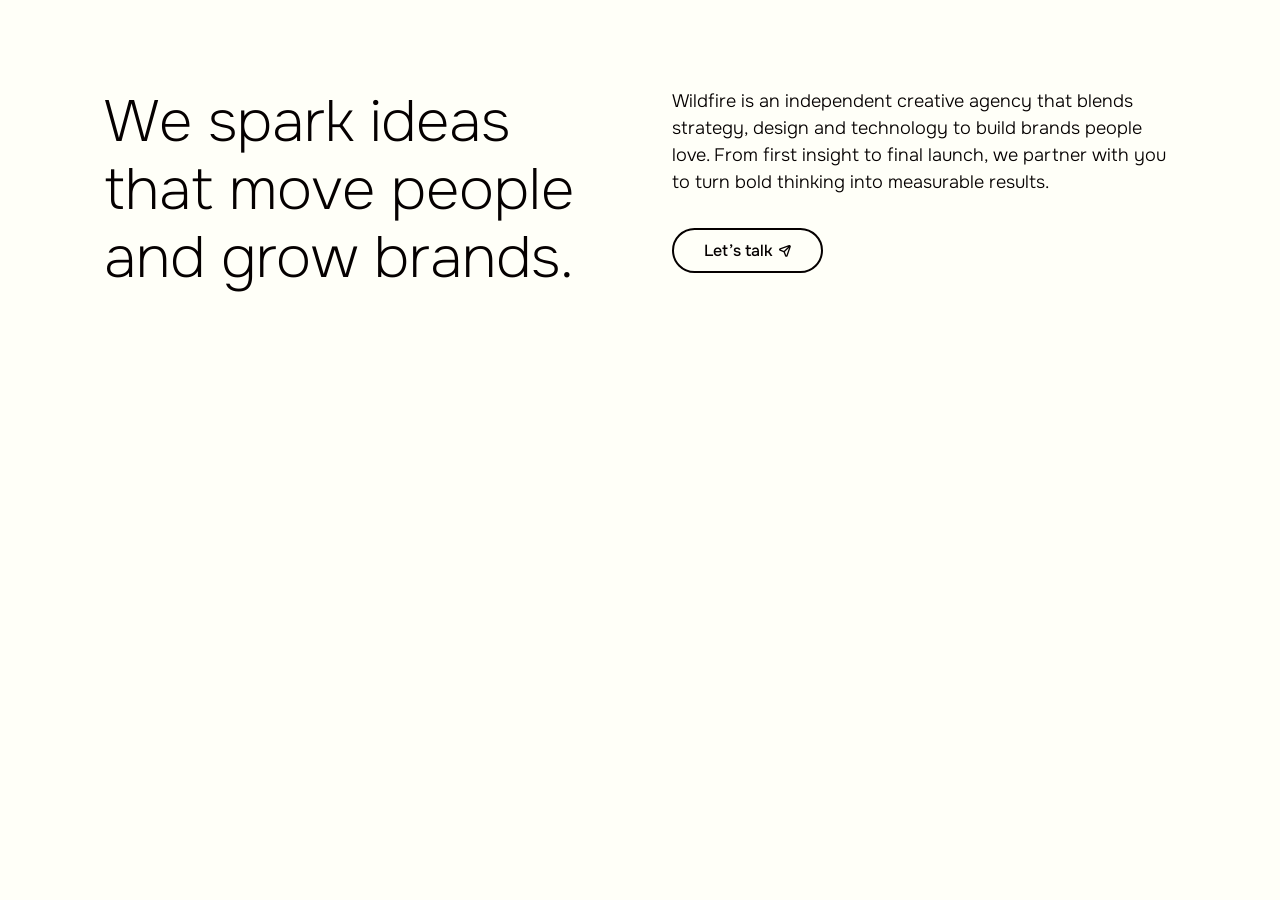
<file: index.html>
<!doctype html>
<html lang="en">
<head>
  <meta charset="utf-8">
  <meta name="viewport" content="width=device-width, initial-scale=1">
  <title>Wildfire — Homepage</title>
  <link rel="stylesheet" href="styles/tokens.css">
  <link rel="stylesheet" href="components/button/button.css">
  <link rel="stylesheet" href="components/homepage-intro/homepage-intro.css">
  <style>body { margin: 0; background: var(--surface-primary); }</style>
</head>
<body>
  <main>
    <section class="homepage-intro" aria-labelledby="homepage-intro-title">
      <div class="homepage-intro__inner">
        <h1 class="homepage-intro__headline" id="homepage-intro-title">
          We spark ideas that move people and grow brands.
        </h1>
        <div class="homepage-intro__copy">
          <p class="homepage-intro__body">
            Wildfire is an independent creative agency that blends strategy, design and
            technology to build brands people love. From first insight to final launch, we
            partner with you to turn bold thinking into measurable results.
          </p>
          <a class="wf-btn" href="/contact">
            Let’s talk
            <span class="wf-btn__icon" aria-hidden="true"></span>
          </a>
        </div>
      </div>
    </section>
  </main>
</body>
</html>
</file>
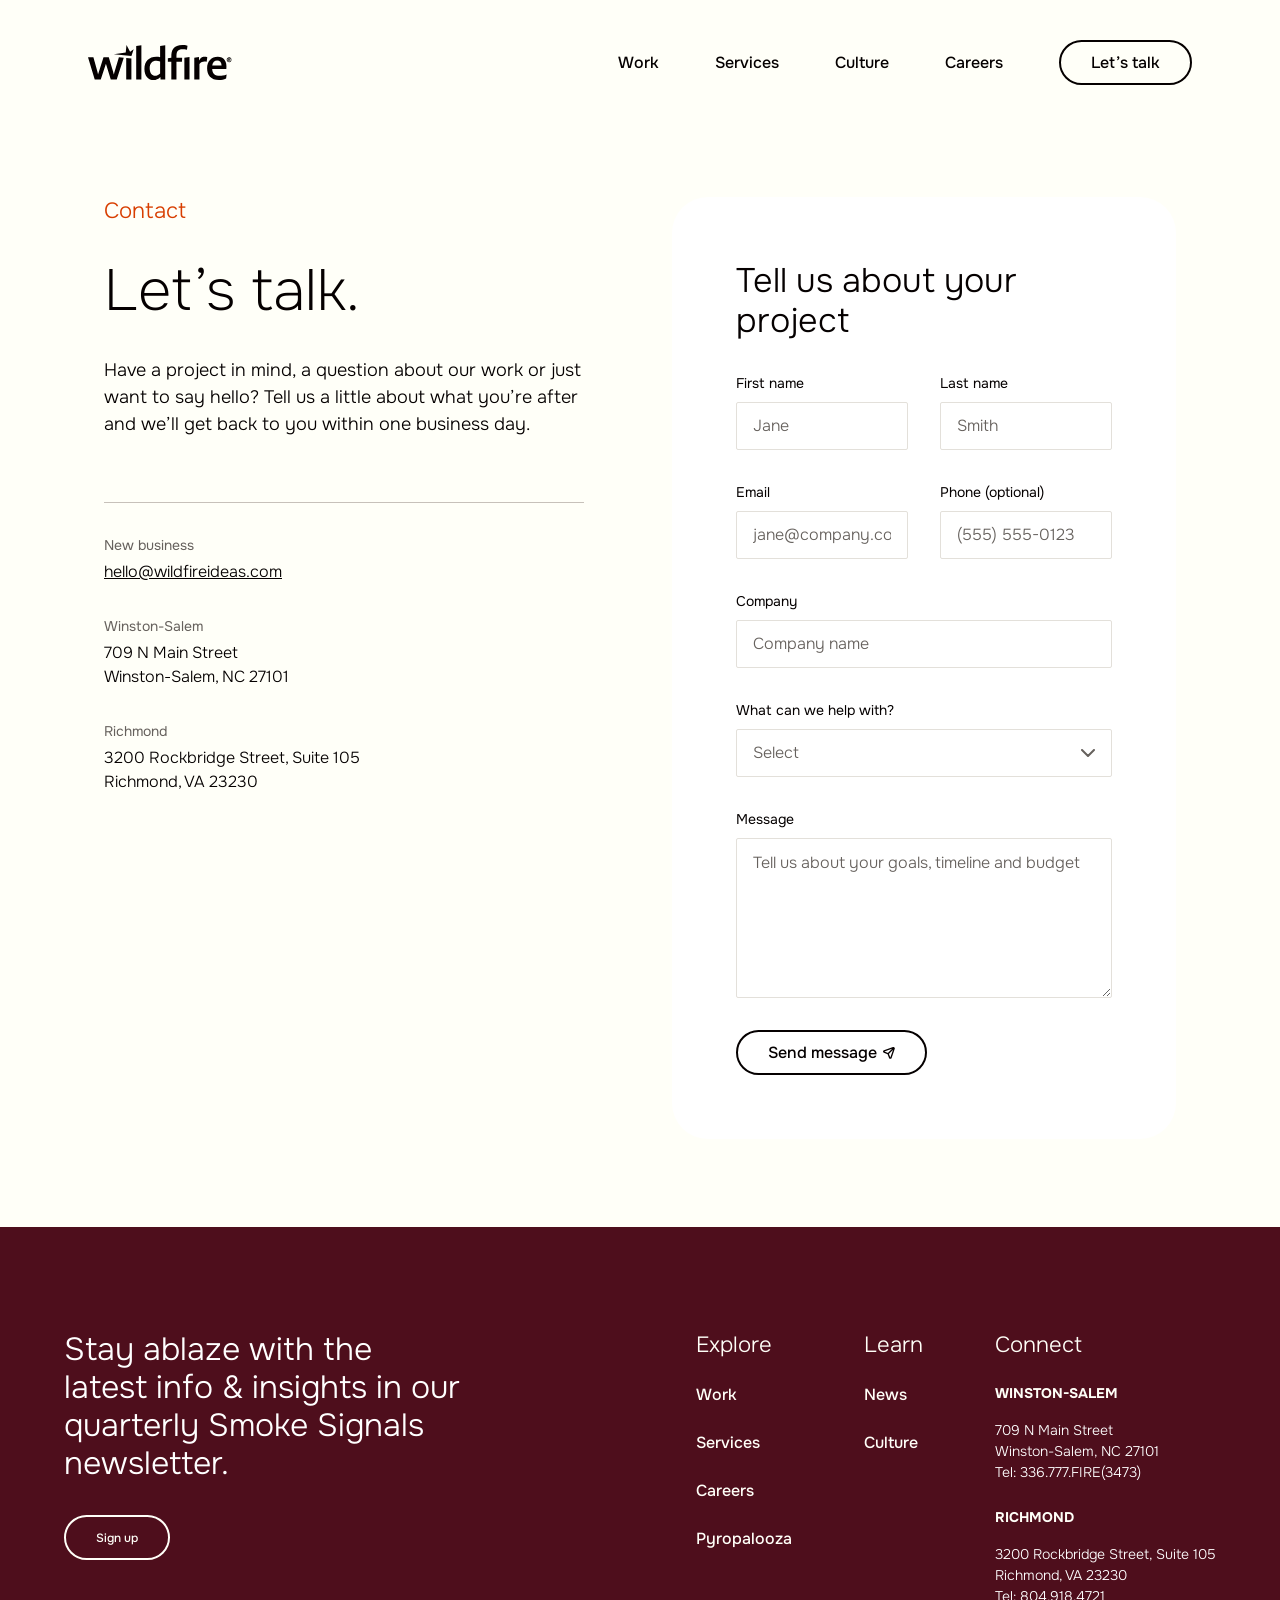
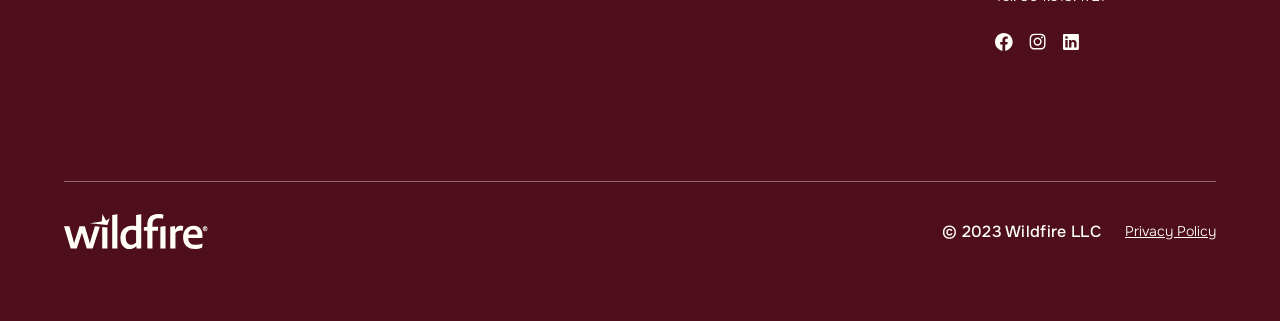
<file: contact.html>
<!doctype html>
<html lang="en">
<head>
  <meta charset="utf-8">
  <meta name="viewport" content="width=device-width, initial-scale=1">
  <title>Contact — Wildfire</title>
  <link rel="stylesheet" href="styles/tokens.css">
  <link rel="stylesheet" href="components/button/button.css">
  <link rel="stylesheet" href="components/header/header.css">
  <link rel="stylesheet" href="components/footer/footer.css">
  <link rel="stylesheet" href="components/form/field.css">
  <link rel="stylesheet" href="components/contact/contact.css">
  <style>body { margin: 0; background: var(--surface-primary); }</style>
</head>
<body>
  <header class="site-header">
    <a class="site-header__logo" href="index.html"><img src="assets/logo/wildfire.svg" width="144" height="35" alt="Wildfire"></a>
    <div class="site-header__mobile">
      <a class="site-header__talk" href="contact.html">Let’s Talk</a>
      <button class="site-header__toggle" type="button" aria-expanded="false" aria-controls="site-menu" aria-label="Menu">
        <img src="assets/icons/menu.svg" width="33" height="21" alt="">
      </button>
    </div>
    <div class="site-header__actions" id="site-menu">
      <nav class="site-header__nav" aria-label="Main">
        <ul>
          <li><a href="#">Work</a></li>
          <li><a href="#">Services</a></li>
          <li><a href="#">Culture</a></li>
          <li><a href="#">Careers</a></li>
        </ul>
      </nav>
      <a class="wf-btn" href="contact.html">Let’s talk</a>
    </div>
  </header>
  <main>
    <section class="contact" aria-labelledby="contact-title">
      <div class="contact__intro">
        <div class="contact__heading">
          <p class="eyebrow">Contact</p>
          <h1 class="contact__title" id="contact-title">Let’s talk.</h1>
          <p class="contact__lede">Have a project in mind, a question about our work or just want to say hello? Tell us a little about what you’re after and we’ll get back to you within one business day.</p>
        </div>
        <dl class="contact__details">
          <div>
            <dt>New business</dt>
            <dd><a href="mailto:hello@wildfireideas.com">hello@wildfireideas.com</a></dd>
          </div>
          <div>
            <dt>Winston-Salem</dt>
            <dd>709 N Main Street<br>Winston-Salem, NC 27101</dd>
          </div>
          <div>
            <dt>Richmond</dt>
            <dd>3200 Rockbridge Street, Suite 105<br>Richmond, VA 23230</dd>
          </div>
        </dl>
      </div>
      <form class="contact-form" action="thank-you.html" novalidate>
        <h2 class="contact-form__title">Tell us about your project</h2>
        <div class="contact-form__row">
          <label class="wf-field">
            <span class="wf-field__label">First name</span>
            <input class="wf-field__control" name="first-name" autocomplete="given-name" placeholder="Jane" required>
          </label>
          <label class="wf-field">
            <span class="wf-field__label">Last name</span>
            <input class="wf-field__control" name="last-name" autocomplete="family-name" placeholder="Smith" required>
          </label>
        </div>
        <div class="contact-form__row">
          <label class="wf-field">
            <span class="wf-field__label">Email</span>
            <input class="wf-field__control" type="email" name="email" autocomplete="email" placeholder="jane@company.com" required>
          </label>
          <label class="wf-field">
            <span class="wf-field__label">Phone (optional)</span>
            <input class="wf-field__control" type="tel" name="phone" autocomplete="tel" placeholder="(555) 555-0123">
          </label>
        </div>
        <label class="wf-field">
          <span class="wf-field__label">Company</span>
          <input class="wf-field__control" name="company" autocomplete="organization" placeholder="Company name">
        </label>
        <label class="wf-field">
          <span class="wf-field__label">What can we help with?</span>
          <select class="wf-field__control" name="topic" required>
            <option value="" disabled selected>Select</option>
            <option>Brand strategy</option>
            <option>Creative &amp; campaigns</option>
            <option>Website &amp; digital</option>
            <option>Media &amp; performance</option>
            <option>Something else</option>
          </select>
        </label>
        <label class="wf-field">
          <span class="wf-field__label">Message</span>
          <textarea class="wf-field__control" name="message" placeholder="Tell us about your goals, timeline and budget" required></textarea>
        </label>
        <button class="wf-btn" type="submit">
          Send message
          <span class="wf-btn__icon" aria-hidden="true"></span>
        </button>
      </form>
    </section>
  </main>
  <footer class="site-footer">
    <div class="site-footer__inner">
      <div class="site-footer__top">
        <div class="site-footer__newsletter">
          <p class="site-footer__newsletter-title">Stay ablaze with the latest info &amp; insights in our quarterly Smoke Signals newsletter.</p>
          <a class="wf-btn wf-btn--dark" href="#">Sign up</a>
        </div>
        <div class="site-footer__links">
          <div class="site-footer__col">
            <h2 class="site-footer__heading">Explore</h2>
            <ul class="site-footer__list">
              <li><a href="#">Work</a></li>
              <li><a href="#">Services</a></li>
              <li><a href="#">Careers</a></li>
              <li><a href="#">Pyropalooza</a></li>
            </ul>
          </div>
          <div class="site-footer__col">
            <h2 class="site-footer__heading">Learn</h2>
            <ul class="site-footer__list">
              <li><a href="#">News</a></li>
              <li><a href="#">Culture</a></li>
            </ul>
          </div>
          <div class="site-footer__col site-footer__col--connect">
            <h2 class="site-footer__heading">Connect</h2>
            <div class="site-footer__office">
              <strong>WINSTON-SALEM</strong>
              <address>709 N Main Street<br>Winston-Salem, NC 27101<br>Tel: 336.777.FIRE(3473)</address>
            </div>
            <div class="site-footer__office">
              <strong>RICHMOND</strong>
              <address>3200 Rockbridge Street, Suite 105<br>Richmond, VA 23230<br>Tel: 804.918.4721</address>
            </div>
            <ul class="site-footer__social">
              <li><a href="#" aria-label="Facebook"><img src="assets/icons/facebook.svg" width="18" height="18" alt=""></a></li>
              <li><a href="#" aria-label="Instagram"><img src="assets/icons/instagram.svg" width="22" height="22" alt=""></a></li>
              <li><a href="#" aria-label="LinkedIn"><img src="assets/icons/linkedin.svg" width="16" height="16" alt=""></a></li>
            </ul>
          </div>
        </div>
      </div>
      <div class="site-footer__bottom">
        <img src="assets/logo/wildfire-light.svg" width="144" height="35" alt="Wildfire">
        <div class="site-footer__legal">
          <p class="site-footer__copyright">© 2023 Wildfire LLC</p>
          <a href="#">Privacy Policy</a>
        </div>
      </div>
    </div>
  </footer>
  <script src="scripts/site.js"></script>
</body>
</html>
</file>
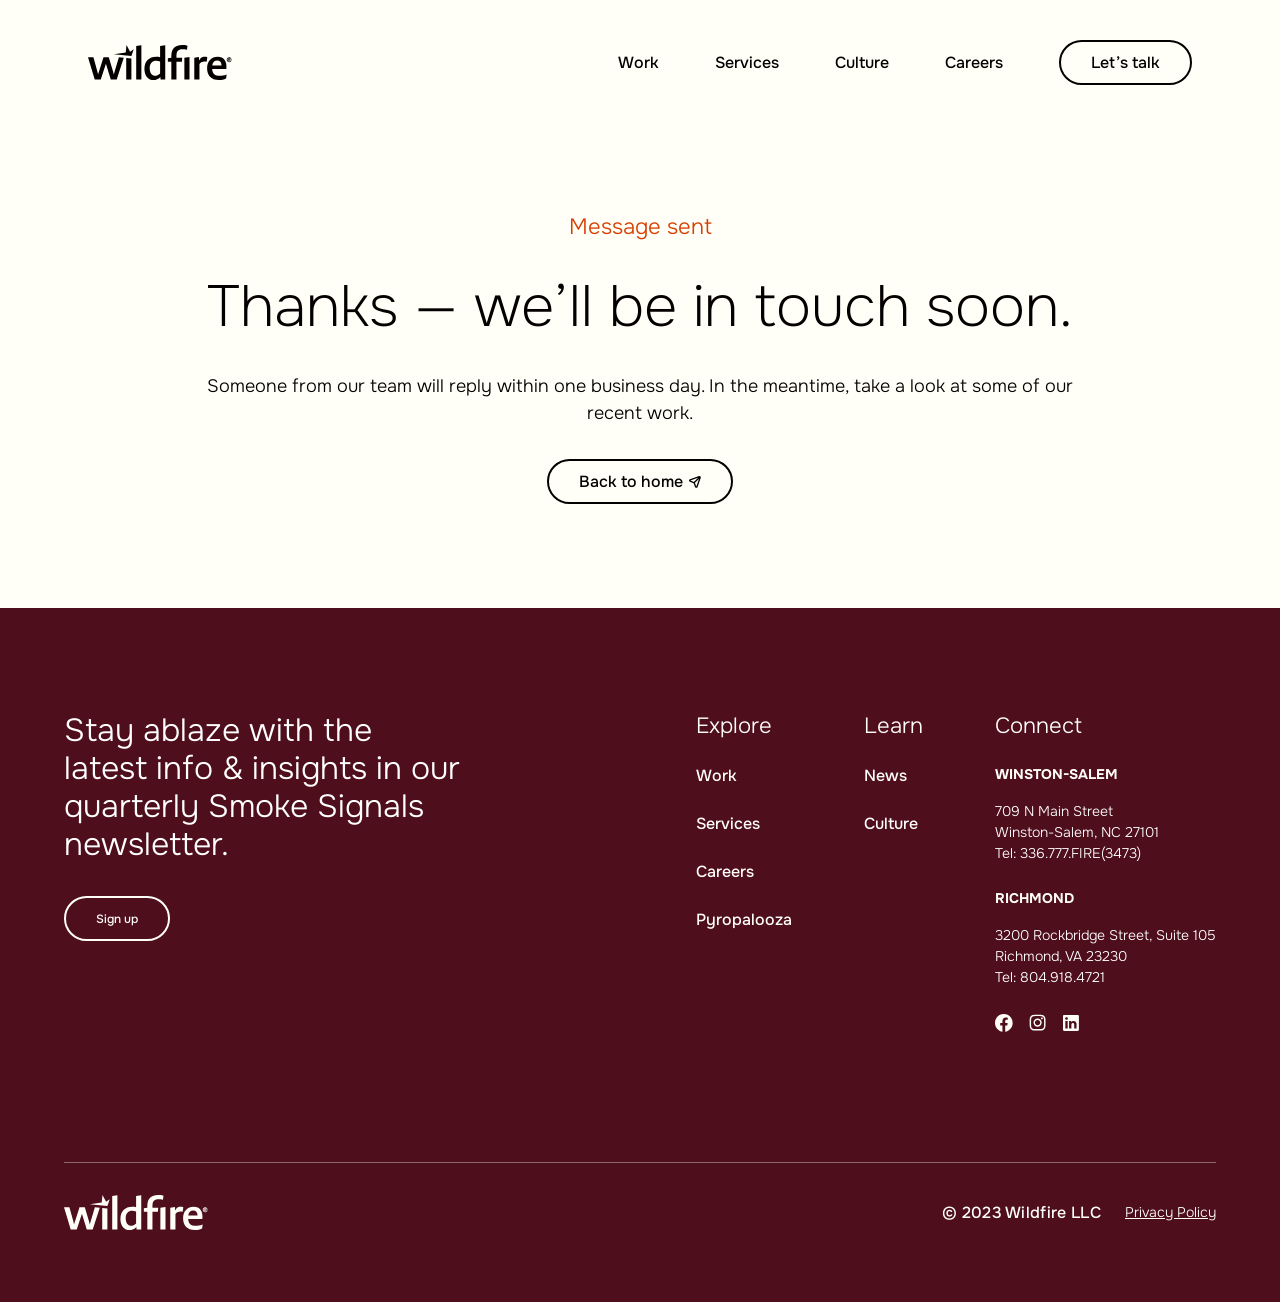
<file: thank-you.html>
<!doctype html>
<html lang="en">
<head>
  <meta charset="utf-8">
  <meta name="viewport" content="width=device-width, initial-scale=1">
  <title>Thank you — Wildfire</title>
  <link rel="stylesheet" href="styles/tokens.css">
  <link rel="stylesheet" href="components/button/button.css">
  <link rel="stylesheet" href="components/header/header.css">
  <link rel="stylesheet" href="components/footer/footer.css">
  <link rel="stylesheet" href="components/contact/contact.css">
  <style>body { margin: 0; background: var(--surface-primary); }</style>
</head>
<body>
  <header class="site-header">
    <a class="site-header__logo" href="index.html"><img src="assets/logo/wildfire.svg" width="144" height="35" alt="Wildfire"></a>
    <div class="site-header__mobile">
      <a class="site-header__talk" href="contact.html">Let’s Talk</a>
      <button class="site-header__toggle" type="button" aria-expanded="false" aria-controls="site-menu" aria-label="Menu">
        <img src="assets/icons/menu.svg" width="33" height="21" alt="">
      </button>
    </div>
    <div class="site-header__actions" id="site-menu">
      <nav class="site-header__nav" aria-label="Main">
        <ul>
          <li><a href="#">Work</a></li>
          <li><a href="#">Services</a></li>
          <li><a href="#">Culture</a></li>
          <li><a href="#">Careers</a></li>
        </ul>
      </nav>
      <a class="wf-btn" href="contact.html">Let’s talk</a>
    </div>
  </header>
  <main>
    <section class="confirmation" aria-labelledby="thanks-title">
      <p class="eyebrow">Message sent</p>
      <h1 class="contact__title" id="thanks-title">Thanks — we’ll be in touch soon.</h1>
      <p class="contact__lede">Someone from our team will reply within one business day. In the meantime, take a look at some of our recent work.</p>
      <a class="wf-btn" href="index.html">
        Back to home
        <span class="wf-btn__icon" aria-hidden="true"></span>
      </a>
    </section>
  </main>
  <footer class="site-footer">
    <div class="site-footer__inner">
      <div class="site-footer__top">
        <div class="site-footer__newsletter">
          <p class="site-footer__newsletter-title">Stay ablaze with the latest info &amp; insights in our quarterly Smoke Signals newsletter.</p>
          <a class="wf-btn wf-btn--dark" href="#">Sign up</a>
        </div>
        <div class="site-footer__links">
          <div class="site-footer__col">
            <h2 class="site-footer__heading">Explore</h2>
            <ul class="site-footer__list">
              <li><a href="#">Work</a></li>
              <li><a href="#">Services</a></li>
              <li><a href="#">Careers</a></li>
              <li><a href="#">Pyropalooza</a></li>
            </ul>
          </div>
          <div class="site-footer__col">
            <h2 class="site-footer__heading">Learn</h2>
            <ul class="site-footer__list">
              <li><a href="#">News</a></li>
              <li><a href="#">Culture</a></li>
            </ul>
          </div>
          <div class="site-footer__col site-footer__col--connect">
            <h2 class="site-footer__heading">Connect</h2>
            <div class="site-footer__office">
              <strong>WINSTON-SALEM</strong>
              <address>709 N Main Street<br>Winston-Salem, NC 27101<br>Tel: 336.777.FIRE(3473)</address>
            </div>
            <div class="site-footer__office">
              <strong>RICHMOND</strong>
              <address>3200 Rockbridge Street, Suite 105<br>Richmond, VA 23230<br>Tel: 804.918.4721</address>
            </div>
            <ul class="site-footer__social">
              <li><a href="#" aria-label="Facebook"><img src="assets/icons/facebook.svg" width="18" height="18" alt=""></a></li>
              <li><a href="#" aria-label="Instagram"><img src="assets/icons/instagram.svg" width="22" height="22" alt=""></a></li>
              <li><a href="#" aria-label="LinkedIn"><img src="assets/icons/linkedin.svg" width="16" height="16" alt=""></a></li>
            </ul>
          </div>
        </div>
      </div>
      <div class="site-footer__bottom">
        <img src="assets/logo/wildfire-light.svg" width="144" height="35" alt="Wildfire">
        <div class="site-footer__legal">
          <p class="site-footer__copyright">© 2023 Wildfire LLC</p>
          <a href="#">Privacy Policy</a>
        </div>
      </div>
    </div>
  </footer>
  <script src="scripts/site.js"></script>
</body>
</html>
</file>
<file: styles/tokens.css>
/*
 * Design tokens from the Figma library "Wildfire DS-Claude test".
 * Names mirror the Figma variables (Primitives + Global Tokens collections)
 * and text styles (Desktop/* and Mobile/*).
 */
@import url("https://fonts.googleapis.com/css2?family=Onest:wght@200;300;400;500;700&display=swap");

:root {
  /* Primitives / color */
  --color-neutrals-0: #ffffff;
  --color-neutrals-100: #fffff8;
  --color-neutrals-200: #f1f0e9;
  --color-neutrals-300: #e3e0da;
  --color-neutrals-400: #c7c1ba;
  --color-neutrals-600: #66615d;
  --color-neutrals-800: #050000;
  --color-brand-blaze: #d83e00;
  --color-brand-burnt: #4e0e1c;
  --color-flame-400: #fc802d;
  --color-blaze-600: #b22f0f;

  /* Global Tokens / color */
  --surface-primary: var(--color-neutrals-100);
  --surface-secondary: var(--color-neutrals-0);
  --surface-tertiary: var(--color-neutrals-200);
  --surface-invert: var(--color-neutrals-800);
  --surface-brand-blaze: var(--color-brand-blaze);
  --surface-brand-flame: var(--color-flame-400);
  --surface-brand-burnt: var(--color-brand-burnt);
  --typography-color-primary: var(--color-neutrals-800);
  --typography-color-secondary: var(--color-neutrals-600);
  --typography-color-invert: var(--color-neutrals-0);
  --typography-color-brand: var(--color-brand-blaze);
  --border-color-primary: var(--color-neutrals-800);
  --border-color-secondary: var(--color-neutrals-400);

  /* Global Tokens / radius */
  --radius-minimal: 20px;
  --radius-rounded: 36px;

  /* Global Tokens / spacing */
  --spacing-none: 0;
  --spacing-xs: 2px;
  --spacing-sm: 12px;
  --spacing-md: 32px;
  --spacing-lg: 64px;
  --spacing-xl: 88px;
  --spacing-2xl: 104px;

  /* Primitives / font-family */
  --font-family-headline: "Onest", system-ui, sans-serif;
  --font-family-body-copy: "Onest", system-ui, sans-serif;
  --font-family-buttons: "Onest", system-ui, sans-serif;

  /* Text styles: Mobile/H1 (default), Desktop/H1 applied at >= 1024px */
  --text-h1-size: 40px;
  --text-h1-line-height: 1.1;
  --text-h1-weight: 300;

  /* Text styles: Mobile/H2 (default), Desktop/H2 at >= 1024px */
  --text-h2-size: 24px;
  --text-h2-line-height: 1.2;

  /* Text styles: Desktop/paragraph (default), Desktop/Paragraph-large at >= 1024px */
  --text-paragraph-size: 16px;
  --text-paragraph-line-height: 24px;
  --text-paragraph-weight: 300;
}

@media (min-width: 1024px) {
  :root {
    --text-h1-size: 58px;
    --text-h1-line-height: 68px;
    --text-h1-weight: 200;

    --text-h2-size: 34px;
    --text-h2-line-height: 40px;

    --text-paragraph-size: 18px;
    --text-paragraph-line-height: 1.5;
  }
}
</file>
<file: components/button/button.css>
/*
 * Button — Figma component set "Buttons" (Wildfire DS-Claude test).
 * Implements Type=Primary in Mode=Light (default) and Mode=Dark (.wf-btn--dark)
 * across State=Default / Hover / Focused / Pressed / Disabled.
 */
.wf-btn {
  --wf-btn-color: var(--color-neutrals-800);
  --wf-btn-border: var(--border-color-primary);
  --wf-btn-surface: var(--surface-primary);
  --wf-btn-gradient: linear-gradient(288deg, #d53e15 0%, #000000 100%);
  --wf-btn-focus: var(--color-blaze-600);
  --wf-btn-pressed: var(--color-blaze-600);

  box-sizing: border-box;
  display: inline-flex;
  align-items: center;
  justify-content: center;
  gap: 6px;
  min-height: 45px;
  padding: 0 30px;
  border: 2.25px solid var(--wf-btn-border);
  border-radius: 22.5px;
  background: transparent;
  color: var(--wf-btn-color);
  font-family: var(--font-family-buttons);
  font-size: 16px;
  font-weight: 500;
  line-height: 1.5;
  text-decoration: none;
  cursor: pointer;
  transition: color 150ms ease;
}

.wf-btn--dark {
  --wf-btn-color: var(--color-neutrals-100);
  --wf-btn-border: var(--color-neutrals-100);
  --wf-btn-surface: var(--surface-invert);
  --wf-btn-gradient: linear-gradient(288deg, #d53e15 0%, #f3a86f 100%);
  --wf-btn-focus: #e9854c;
  --wf-btn-pressed: #e9854c;
}

/* Hover & Pressed: gradient stroke */
.wf-btn:hover,
.wf-btn:active {
  border-color: transparent;
  background:
    linear-gradient(var(--wf-btn-surface), var(--wf-btn-surface)) padding-box,
    var(--wf-btn-gradient) border-box;
}

.wf-btn:active {
  color: var(--wf-btn-pressed);
}

/* Focused */
.wf-btn:focus-visible {
  outline: none;
  border-color: var(--wf-btn-focus);
  background: transparent;
}

/* Disabled */
.wf-btn:disabled,
.wf-btn[aria-disabled="true"] {
  opacity: 0.3;
  pointer-events: none;
}

/* Leading / trailing icon (send.svg from the library), tinted to text color */
.wf-btn__icon {
  flex: none;
  width: 12px;
  height: 12px;
  background-color: currentColor;
  -webkit-mask: url("../../assets/icons/send.svg") center / contain no-repeat;
  mask: url("../../assets/icons/send.svg") center / contain no-repeat;
}
</file>
<file: components/homepage-intro/homepage-intro.css>
/*
 * Homepage Intro — copy module with a primary button.
 * Figma frames: "Homepage Intro / Desktop 1440", "Desktop 1280", "Desktop 1024"
 * and "Mobile 390"
 * (page "Homepage Intro", file Wildfire-DS-Claude-test).
 */
.homepage-intro {
  background: var(--surface-primary);
  color: var(--typography-color-primary);
  padding: var(--spacing-lg) var(--spacing-md);
}

.homepage-intro__inner {
  display: flex;
  flex-direction: column;
  gap: var(--spacing-md);
  max-width: 1232px;
  margin: 0 auto;
}

.homepage-intro__headline {
  margin: 0;
  font-family: var(--font-family-headline);
  font-size: var(--text-h1-size);
  font-weight: var(--text-h1-weight);
  line-height: var(--text-h1-line-height);
}

.homepage-intro__copy {
  display: flex;
  flex-direction: column;
  align-items: flex-start;
  gap: var(--spacing-md);
}

.homepage-intro__body {
  margin: 0;
  font-family: var(--font-family-body-copy);
  font-size: var(--text-paragraph-size);
  font-weight: var(--text-paragraph-weight);
  line-height: var(--text-paragraph-line-height);
}

@media (min-width: 1024px) {
  .homepage-intro {
    padding: var(--spacing-xl) var(--spacing-lg);
  }

  .homepage-intro__inner {
    flex-direction: row;
    gap: var(--spacing-lg);
  }

  .homepage-intro__headline,
  .homepage-intro__copy {
    flex: 1 1 0;
  }
}

@media (min-width: 1280px) {
  .homepage-intro {
    padding-inline: var(--spacing-2xl);
  }
}
</file>
<file: components/header/header.css>
/*
 * Site header — Figma components "Main Menu -1440" (Mode=Light-Filled)
 * and "Main Menu - Mobile" (Mode=Light-FIlled).
 */
.site-header {
  position: relative;
  display: flex;
  align-items: center;
  justify-content: space-between;
  padding: 24px 15px;
  background: var(--surface-primary);
  color: var(--typography-color-primary);
  font-family: var(--font-family-buttons);
}

.site-header__logo {
  display: block;
  line-height: 0;
}

.site-header__logo img {
  width: 86px;
  height: auto;
}

.site-header__actions {
  display: flex;
  align-items: center;
  gap: 56px;
}

.site-header__nav ul {
  display: flex;
  gap: 56px;
  margin: 0;
  padding: 0;
  list-style: none;
}

.site-header__nav a,
.site-header__talk {
  color: inherit;
  font-size: 16px;
  font-weight: 500;
  line-height: 1.5;
  text-decoration: none;
}

.site-header__nav a:hover,
.site-header__talk:hover {
  color: var(--color-blaze-600);
}

.site-header__mobile {
  display: flex;
  align-items: center;
  gap: 24px;
}

.site-header__toggle {
  display: inline-flex;
  padding: 0;
  border: 0;
  background: none;
  cursor: pointer;
}

.site-header__actions {
  display: none;
}

/* Mobile menu panel */
.site-header.is-open .site-header__actions {
  position: absolute;
  top: 100%;
  left: 0;
  right: 0;
  z-index: 10;
  display: flex;
  flex-direction: column;
  align-items: flex-start;
  gap: var(--spacing-md);
  padding: var(--spacing-md) 15px var(--spacing-lg);
  background: var(--surface-primary);
}

.site-header.is-open .site-header__nav ul {
  flex-direction: column;
  gap: var(--spacing-sm);
}

.site-header.is-open .site-header__nav a {
  font-size: 24px;
}

@media (min-width: 1024px) {
  .site-header {
    padding: 40px var(--spacing-xl) 24px;
  }

  .site-header__logo img {
    width: 144px;
  }

  .site-header__mobile {
    display: none;
  }

  .site-header__actions,
  .site-header.is-open .site-header__actions {
    position: static;
    display: flex;
    flex-direction: row;
    align-items: center;
    padding: 0;
  }

  .site-header.is-open .site-header__nav ul {
    flex-direction: row;
    gap: 56px;
  }

  .site-header.is-open .site-header__nav a {
    font-size: 16px;
  }
}
</file>
<file: components/footer/footer.css>
/*
 * Site footer — Figma component "Footer" (color=Burnt, Screen=Desktop / mobile).
 */
.site-footer {
  padding: var(--spacing-lg) var(--spacing-md) var(--spacing-md);
  background: var(--surface-brand-burnt);
  color: var(--color-neutrals-100);
  font-family: var(--font-family-body-copy);
}

.site-footer a {
  color: inherit;
}

.site-footer__top {
  display: flex;
  flex-direction: column;
  gap: var(--spacing-lg);
}

.site-footer__newsletter {
  display: flex;
  flex-direction: column;
  align-items: flex-start;
  gap: var(--spacing-md);
}

.site-footer__newsletter-title {
  margin: 0;
  font-size: 24px;
  font-weight: 300;
  line-height: 1.2;
  color: var(--typography-color-invert);
}

.site-footer__newsletter .wf-btn {
  font-size: 12px;
}

.site-footer__links {
  display: grid;
  grid-template-columns: repeat(2, minmax(0, 1fr));
  gap: var(--spacing-md);
}

.site-footer__col--connect {
  grid-column: 1 / -1;
}

.site-footer__heading {
  margin: 0 0 24px;
  font-size: 22px;
  font-weight: 300;
  line-height: 28px;
}

.site-footer__list {
  display: flex;
  flex-direction: column;
  gap: 24px;
  margin: 0;
  padding: 0;
  list-style: none;
}

.site-footer__list a {
  font-size: 16px;
  font-weight: 500;
  line-height: 24px;
  text-decoration: none;
}

.site-footer__list a:hover {
  text-decoration: underline;
}

.site-footer__office {
  margin: 0 0 24px;
  font-size: 14px;
  line-height: 1.5;
}

.site-footer__office strong {
  display: block;
  margin-bottom: 16px;
  font-weight: 700;
}

.site-footer__office address {
  font-style: normal;
  font-weight: 300;
  color: var(--typography-color-invert);
}

.site-footer__social {
  display: flex;
  align-items: center;
  gap: 14px;
  margin: 0;
  padding: 0;
  list-style: none;
}

.site-footer__social a {
  display: block;
  line-height: 0;
}

.site-footer__bottom {
  margin-top: var(--spacing-lg);
  padding-top: var(--spacing-md);
  border-top: 1px solid rgb(199 193 186 / 0.5); /* border-secondary @ 50% */
  display: flex;
  flex-direction: column;
  gap: var(--spacing-md);
}

.site-footer__legal {
  display: flex;
  align-items: center;
  gap: 24px;
}

.site-footer__copyright {
  margin: 0;
  font-size: 16px;
  font-weight: 500;
  letter-spacing: 0.02em;
}

.site-footer__legal a {
  font-size: 14px;
  font-weight: 300;
  line-height: 1.5;
}

@media (min-width: 1024px) {
  .site-footer {
    padding: var(--spacing-2xl) var(--spacing-lg) 72px;
  }

  .site-footer__inner {
    max-width: 1152px;
    margin: 0 auto;
  }

  .site-footer__top {
    flex-direction: row;
    justify-content: space-between;
  }

  .site-footer__newsletter {
    max-width: 396px;
  }

  .site-footer__newsletter-title {
    font-size: 32px;
    line-height: 38px;
  }

  .site-footer__links {
    display: flex;
    gap: 72px;
  }

  .site-footer__bottom {
    margin-top: 128px;
    flex-direction: row;
    align-items: center;
    justify-content: space-between;
  }
}
</file>
<file: components/form/field.css>
/*
 * Form fields — modelled on the Figma "Dropdown Menu Box" component
 * (48px high, 1px Neutrals/300 stroke, 2px radius, 16px side padding,
 * Mobile/Paragraph placeholder in Neutrals/600; gradient stroke on hover,
 * Blaze/600 stroke on focus).
 */
.wf-field {
  display: flex;
  flex-direction: column;
  gap: 8px;
  min-width: 0;
}

.wf-field__label {
  font-family: var(--font-family-body-copy);
  font-size: 14px;
  font-weight: 400;
  line-height: 1.5;
  color: var(--typography-color-primary);
}

.wf-field__control {
  box-sizing: border-box;
  width: 100%;
  min-height: 48px;
  padding: 0 16px;
  border: 1px solid var(--color-neutrals-300);
  border-radius: 2px;
  background: var(--surface-secondary);
  color: var(--typography-color-primary);
  font-family: var(--font-family-body-copy);
  font-size: 16px;
  font-weight: 300;
  line-height: 24px;
  appearance: none;
}

.wf-field__control::placeholder {
  color: var(--typography-color-secondary);
  opacity: 1;
}

textarea.wf-field__control {
  min-height: 160px;
  padding: 12px 16px;
  resize: vertical;
}

select.wf-field__control {
  padding-right: 46px;
  background: var(--surface-secondary) url("../../assets/icons/chevron-down.svg") right 16px center / 14px 8px no-repeat;
  cursor: pointer;
}

select.wf-field__control:invalid {
  color: var(--typography-color-secondary);
}

.wf-field__control:hover {
  border-color: transparent;
  background-image: linear-gradient(var(--surface-secondary), var(--surface-secondary)), linear-gradient(288deg, #d53e15 0%, #000000 100%);
  background-origin: border-box;
  background-clip: padding-box, border-box;
}

select.wf-field__control:hover {
  background-image: url("../../assets/icons/chevron-down.svg"), linear-gradient(var(--surface-secondary), var(--surface-secondary)), linear-gradient(288deg, #d53e15 0%, #000000 100%);
  background-position: right 16px center, 0 0, 0 0;
  background-size: 14px 8px, auto, auto;
  background-repeat: no-repeat;
  background-clip: padding-box, padding-box, border-box;
}

.wf-field__control:focus-visible {
  outline: none;
  border-color: var(--color-blaze-600);
  background-image: none;
}

select.wf-field__control:focus-visible {
  background: var(--surface-secondary) url("../../assets/icons/chevron-down.svg") right 16px center / 14px 8px no-repeat;
}

.wf-field__control:user-invalid {
  border-color: var(--color-blaze-600);
}
</file>
<file: components/contact/contact.css>
/*
 * Contact page — Figma frames "Desktop / 02 Contact", "Mobile / 02 Contact"
 * and the "03 Thank you" confirmation screens.
 */
.contact {
  display: flex;
  flex-direction: column;
  gap: var(--spacing-lg);
  padding: var(--spacing-lg) var(--spacing-md);
  background: var(--surface-primary);
  color: var(--typography-color-primary);
  font-family: var(--font-family-body-copy);
}

.contact__intro {
  display: contents;
}

.contact__heading {
  display: flex;
  flex-direction: column;
  gap: var(--spacing-sm);
}

.eyebrow {
  margin: 0;
  font-size: 22px;
  font-weight: 300;
  line-height: 28px;
  color: var(--typography-color-brand);
}

.contact__title {
  margin: 0;
  font-family: var(--font-family-headline);
  font-size: var(--text-h1-size);
  font-weight: var(--text-h1-weight);
  line-height: var(--text-h1-line-height);
}

.contact__lede {
  margin: 0;
  font-size: var(--text-paragraph-size);
  font-weight: var(--text-paragraph-weight);
  line-height: var(--text-paragraph-line-height);
}

.contact__details {
  order: 3;
  display: flex;
  flex-direction: column;
  gap: var(--spacing-md);
  margin: 0;
}

.contact__details dt {
  margin-bottom: 4px;
  font-size: 14px;
  line-height: 1.5;
  color: var(--typography-color-secondary);
}

.contact__details dd {
  margin: 0;
  font-size: 16px;
  font-weight: 300;
  line-height: 24px;
}

.contact__details a {
  color: inherit;
}

.contact-form {
  display: flex;
  flex-direction: column;
  gap: var(--spacing-md);
  padding: var(--spacing-md);
  border-radius: var(--radius-minimal);
  background: var(--surface-secondary);
}

.contact-form__title {
  margin: 0;
  font-size: var(--text-h2-size);
  font-weight: 300;
  line-height: var(--text-h2-line-height);
}

.contact-form__row {
  display: grid;
  gap: var(--spacing-md);
}

.contact-form .wf-btn {
  align-self: flex-start;
}

@media (min-width: 1024px) {
  .contact {
    flex-direction: row;
    align-items: flex-start;
    gap: var(--spacing-xl);
    padding: var(--spacing-xl) var(--spacing-lg);
  }

  .contact__intro {
    display: flex;
    flex: 0 0 480px;
    flex-direction: column;
    gap: var(--spacing-lg);
  }

  .contact__heading {
    gap: var(--spacing-md);
  }

  .contact__details {
    padding-top: var(--spacing-md);
    border-top: 1px solid var(--border-color-secondary);
  }

  .contact-form {
    flex: 1 1 0;
    padding: var(--spacing-lg);
    border-radius: var(--radius-rounded);
  }

  .contact-form__row {
    grid-template-columns: 1fr 1fr;
  }
}

@media (min-width: 1280px) {
  .contact {
    padding-inline: var(--spacing-2xl);
  }
}

/* Thank-you confirmation */
.confirmation {
  display: flex;
  flex-direction: column;
  align-items: center;
  gap: var(--spacing-md);
  padding: var(--spacing-lg) var(--spacing-md);
  background: var(--surface-primary);
  color: var(--typography-color-primary);
  font-family: var(--font-family-body-copy);
  text-align: center;
}

.confirmation > * {
  max-width: 880px;
}

@media (min-width: 1024px) {
  .confirmation {
    padding: var(--spacing-2xl);
  }
}
</file>
